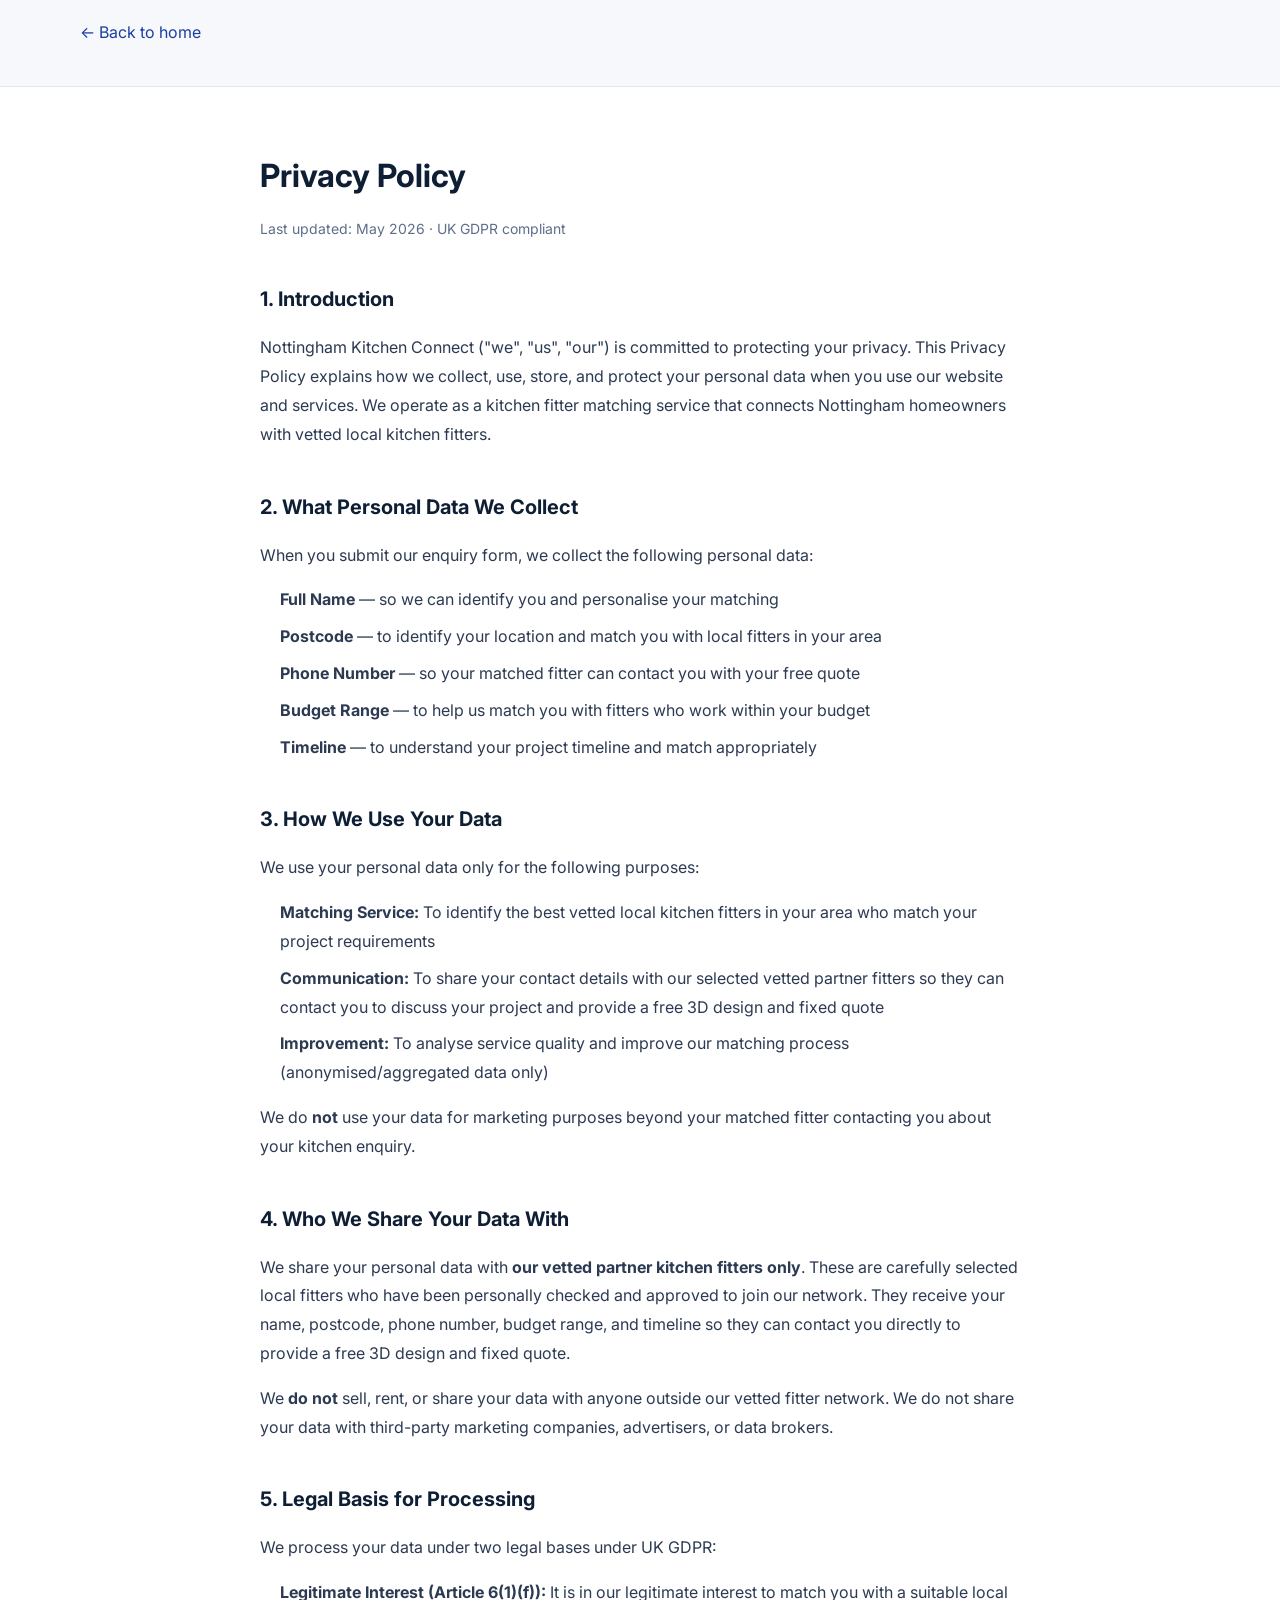
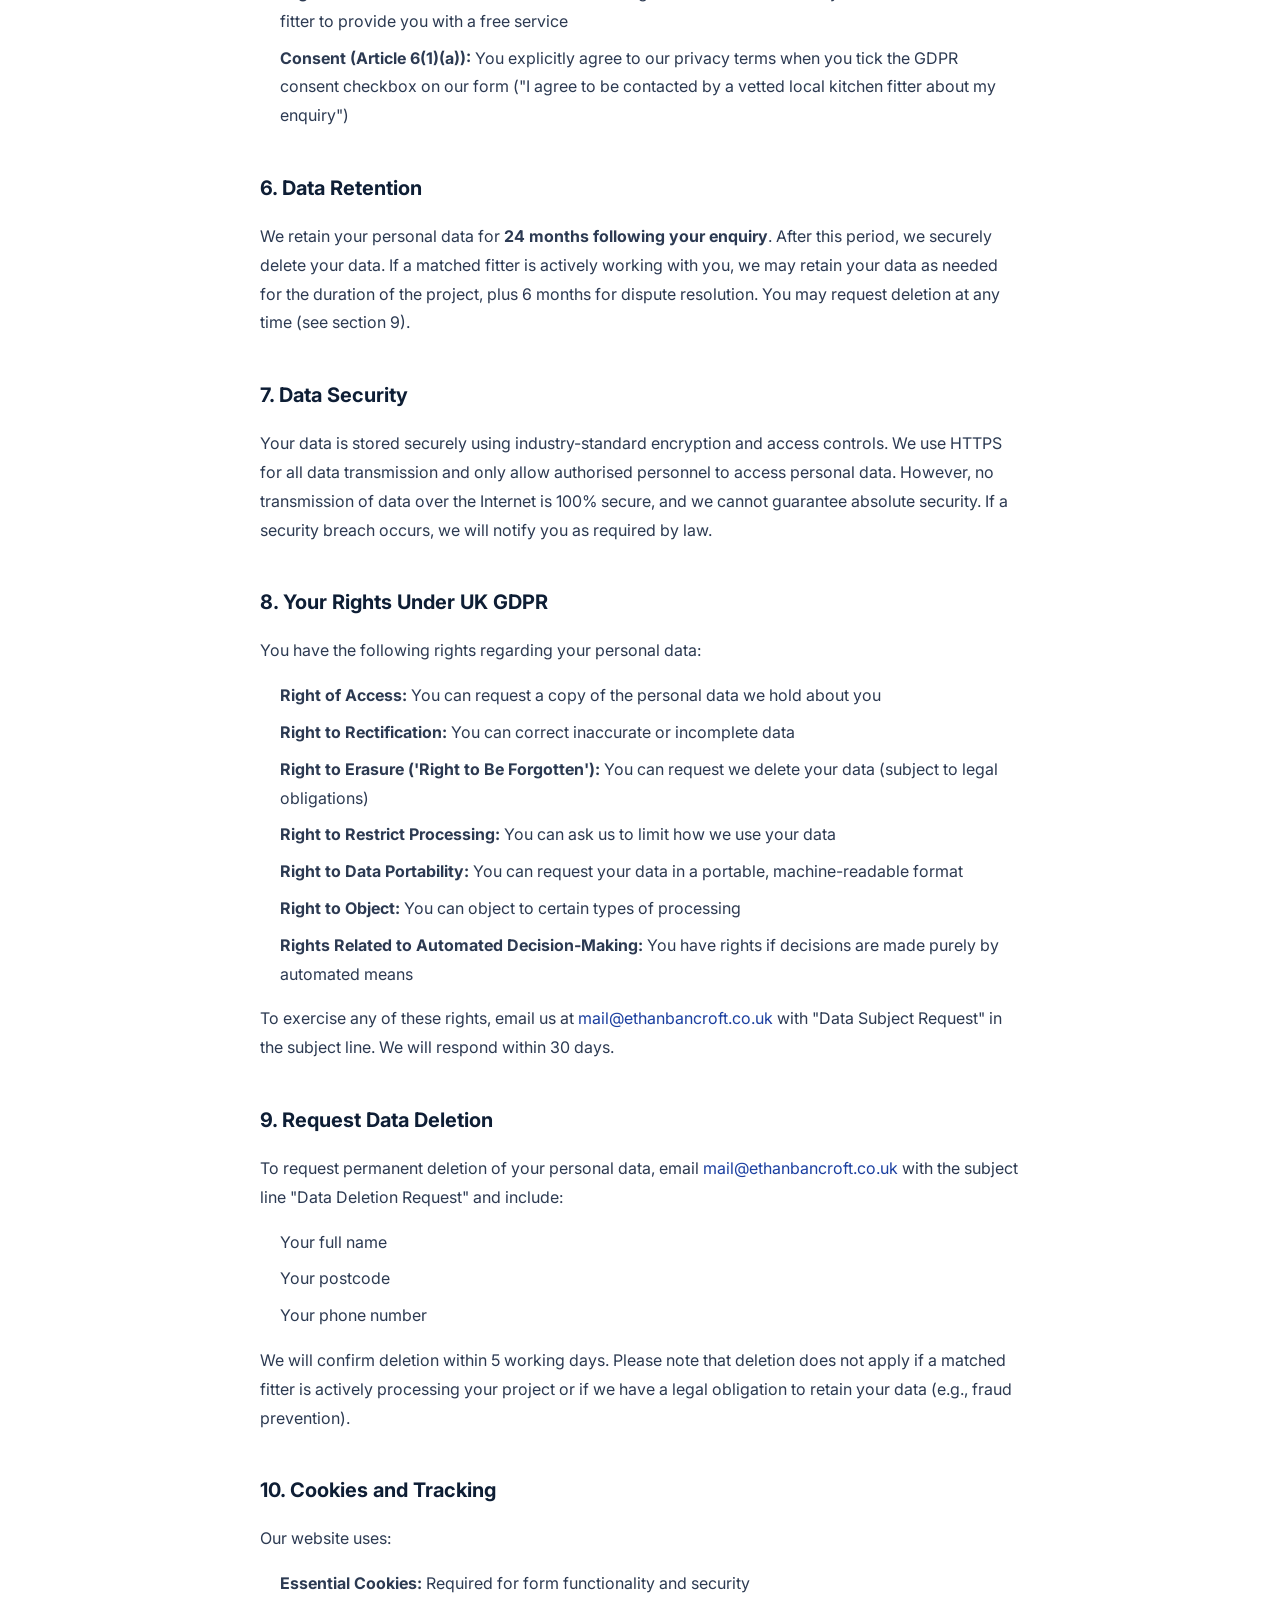
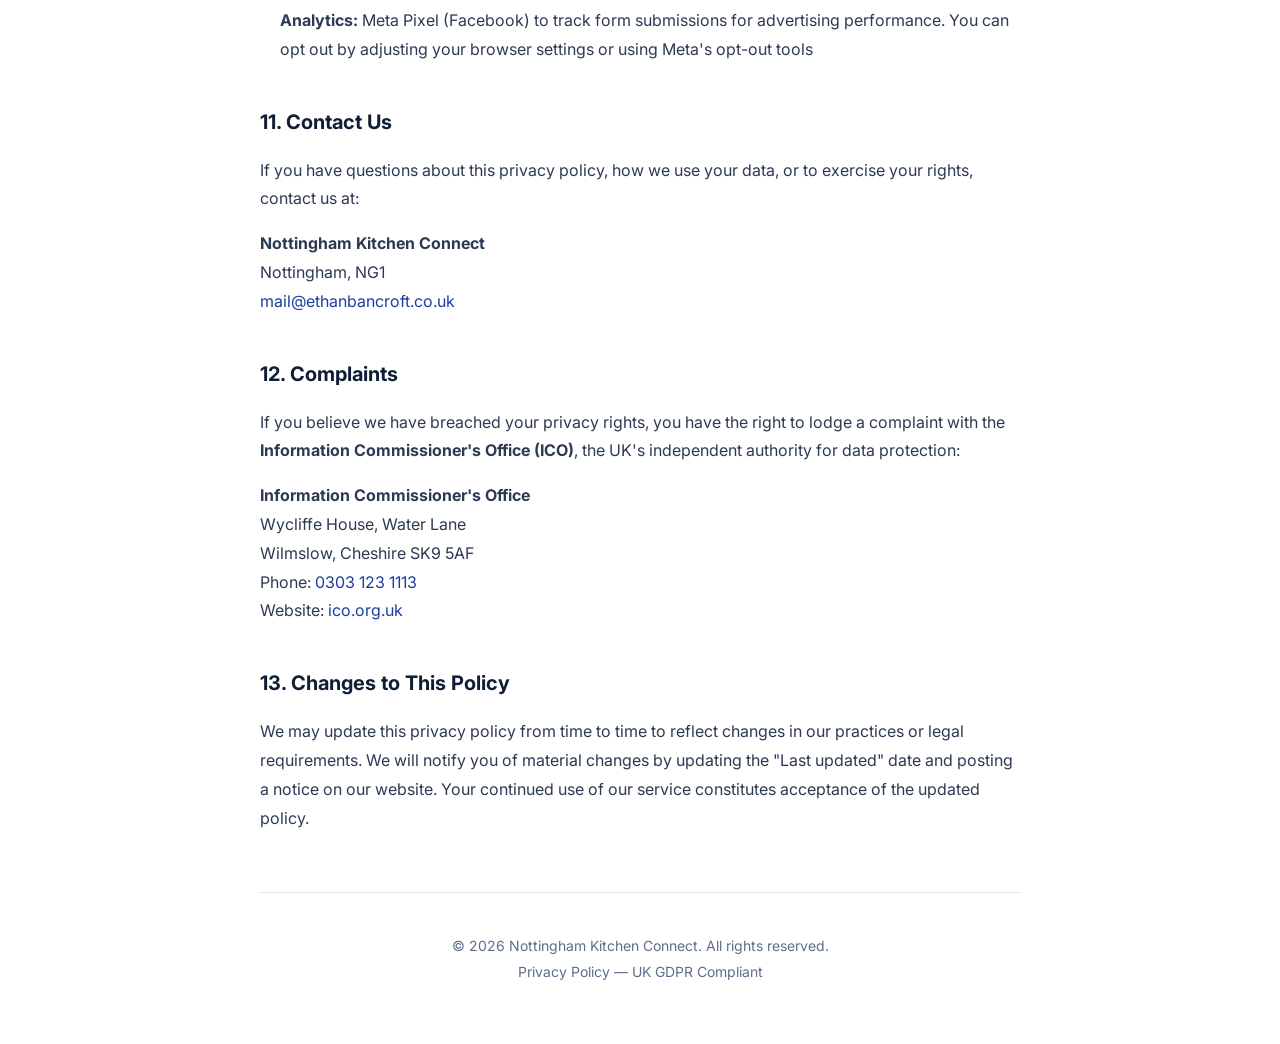
<file: privacy-policy/index.html>
<!doctype html>
<html lang="en">
  <head>
    <meta charset="UTF-8" />
    <meta name="viewport" content="width=device-width, initial-scale=1.0" />
    <title>Privacy Policy | Nottingham Kitchen Connect</title>
    <meta name="description" content="Our privacy policy explains how Nottingham Kitchen Connect collects, uses, and protects your personal data in compliance with UK GDPR." />
    <link rel="canonical" href="https://example.com/privacy-policy" />
    <link rel="preconnect" href="https://fonts.googleapis.com" />
    <link rel="preconnect" href="https://fonts.gstatic.com" crossorigin />
    <link href="https://fonts.googleapis.com/css2?family=Inter:wght@400;500;600;700;800&display=swap" rel="stylesheet" />
    <link rel="stylesheet" href="/style.css" />
    <style>
      .privacy-container {
        max-width: 800px;
        margin: 0 auto;
        padding: 60px 20px;
        font-size: 16px;
        line-height: 1.8;
        color: var(--text-body);
      }
      .privacy-container h1 {
        font-size: 32px;
        font-weight: 700;
        margin-bottom: 12px;
        color: var(--navy);
      }
      .privacy-container .meta {
        font-size: 14px;
        color: var(--text-muted);
        margin-bottom: 40px;
      }
      .privacy-container h2 {
        font-size: 20px;
        font-weight: 700;
        margin-top: 40px;
        margin-bottom: 16px;
        color: var(--navy);
      }
      .privacy-container p {
        margin-bottom: 16px;
      }
      .privacy-container ul, .privacy-container ol {
        margin-left: 20px;
        margin-bottom: 16px;
      }
      .privacy-container li {
        margin-bottom: 8px;
      }
      .privacy-container a {
        color: var(--blue);
        text-decoration: none;
      }
      .privacy-container a:hover {
        text-decoration: underline;
      }
      .privacy-footer {
        margin-top: 60px;
        padding-top: 40px;
        border-top: 1px solid var(--grey-100);
        font-size: 14px;
        color: var(--text-muted);
        text-align: center;
      }
      .back-link {
        display: inline-block;
        margin-bottom: 20px;
        color: var(--blue);
        text-decoration: none;
      }
      .back-link:hover {
        text-decoration: underline;
      }
    </style>
  </head>
  <body>

    <div style="background: var(--off-white); padding: 20px 0; border-bottom: 1px solid var(--grey-100);">
      <div class="container">
        <a class="back-link" href="/">&larr; Back to home</a>
      </div>
    </div>

    <main class="privacy-container" role="main">
      <h1>Privacy Policy</h1>
      <p class="meta">Last updated: May 2026 · UK GDPR compliant</p>

      <h2>1. Introduction</h2>
      <p>Nottingham Kitchen Connect (&quot;we&quot;, &quot;us&quot;, &quot;our&quot;) is committed to protecting your privacy. This Privacy Policy explains how we collect, use, store, and protect your personal data when you use our website and services. We operate as a kitchen fitter matching service that connects Nottingham homeowners with vetted local kitchen fitters.</p>

      <h2>2. What Personal Data We Collect</h2>
      <p>When you submit our enquiry form, we collect the following personal data:</p>
      <ul>
        <li><strong>Full Name</strong> — so we can identify you and personalise your matching</li>
        <li><strong>Postcode</strong> — to identify your location and match you with local fitters in your area</li>
        <li><strong>Phone Number</strong> — so your matched fitter can contact you with your free quote</li>
        <li><strong>Budget Range</strong> — to help us match you with fitters who work within your budget</li>
        <li><strong>Timeline</strong> — to understand your project timeline and match appropriately</li>
      </ul>

      <h2>3. How We Use Your Data</h2>
      <p>We use your personal data only for the following purposes:</p>
      <ul>
        <li><strong>Matching Service:</strong> To identify the best vetted local kitchen fitters in your area who match your project requirements</li>
        <li><strong>Communication:</strong> To share your contact details with our selected vetted partner fitters so they can contact you to discuss your project and provide a free 3D design and fixed quote</li>
        <li><strong>Improvement:</strong> To analyse service quality and improve our matching process (anonymised/aggregated data only)</li>
      </ul>
      <p>We do <strong>not</strong> use your data for marketing purposes beyond your matched fitter contacting you about your kitchen enquiry.</p>

      <h2>4. Who We Share Your Data With</h2>
      <p>We share your personal data with <strong>our vetted partner kitchen fitters only</strong>. These are carefully selected local fitters who have been personally checked and approved to join our network. They receive your name, postcode, phone number, budget range, and timeline so they can contact you directly to provide a free 3D design and fixed quote.</p>
      <p>We <strong>do not</strong> sell, rent, or share your data with anyone outside our vetted fitter network. We do not share your data with third-party marketing companies, advertisers, or data brokers.</p>

      <h2>5. Legal Basis for Processing</h2>
      <p>We process your data under two legal bases under UK GDPR:</p>
      <ul>
        <li><strong>Legitimate Interest (Article 6(1)(f)):</strong> It is in our legitimate interest to match you with a suitable local fitter to provide you with a free service</li>
        <li><strong>Consent (Article 6(1)(a)):</strong> You explicitly agree to our privacy terms when you tick the GDPR consent checkbox on our form (&quot;I agree to be contacted by a vetted local kitchen fitter about my enquiry&quot;)</li>
      </ul>

      <h2>6. Data Retention</h2>
      <p>We retain your personal data for <strong>24 months following your enquiry</strong>. After this period, we securely delete your data. If a matched fitter is actively working with you, we may retain your data as needed for the duration of the project, plus 6 months for dispute resolution. You may request deletion at any time (see section 9).</p>

      <h2>7. Data Security</h2>
      <p>Your data is stored securely using industry-standard encryption and access controls. We use HTTPS for all data transmission and only allow authorised personnel to access personal data. However, no transmission of data over the Internet is 100% secure, and we cannot guarantee absolute security. If a security breach occurs, we will notify you as required by law.</p>

      <h2>8. Your Rights Under UK GDPR</h2>
      <p>You have the following rights regarding your personal data:</p>
      <ul>
        <li><strong>Right of Access:</strong> You can request a copy of the personal data we hold about you</li>
        <li><strong>Right to Rectification:</strong> You can correct inaccurate or incomplete data</li>
        <li><strong>Right to Erasure ('Right to Be Forgotten'):</strong> You can request we delete your data (subject to legal obligations)</li>
        <li><strong>Right to Restrict Processing:</strong> You can ask us to limit how we use your data</li>
        <li><strong>Right to Data Portability:</strong> You can request your data in a portable, machine-readable format</li>
        <li><strong>Right to Object:</strong> You can object to certain types of processing</li>
        <li><strong>Rights Related to Automated Decision-Making:</strong> You have rights if decisions are made purely by automated means</li>
      </ul>
      <p>To exercise any of these rights, email us at <a href="mailto:mail@ethanbancroft.co.uk">mail@ethanbancroft.co.uk</a> with &quot;Data Subject Request&quot; in the subject line. We will respond within 30 days.</p>

      <h2>9. Request Data Deletion</h2>
      <p>To request permanent deletion of your personal data, email <a href="mailto:mail@ethanbancroft.co.uk">mail@ethanbancroft.co.uk</a> with the subject line &quot;Data Deletion Request&quot; and include:</p>
      <ul>
        <li>Your full name</li>
        <li>Your postcode</li>
        <li>Your phone number</li>
      </ul>
      <p>We will confirm deletion within 5 working days. Please note that deletion does not apply if a matched fitter is actively processing your project or if we have a legal obligation to retain your data (e.g., fraud prevention).</p>

      <h2>10. Cookies and Tracking</h2>
      <p>Our website uses:</p>
      <ul>
        <li><strong>Essential Cookies:</strong> Required for form functionality and security</li>
        <li><strong>Analytics:</strong> Meta Pixel (Facebook) to track form submissions for advertising performance. You can opt out by adjusting your browser settings or using Meta's opt-out tools</li>
      </ul>

      <h2>11. Contact Us</h2>
      <p>If you have questions about this privacy policy, how we use your data, or to exercise your rights, contact us at:</p>
      <p>
        <strong>Nottingham Kitchen Connect</strong><br>
        Nottingham, NG1<br>
        <a href="mailto:mail@ethanbancroft.co.uk">mail@ethanbancroft.co.uk</a>
      </p>

      <h2>12. Complaints</h2>
      <p>If you believe we have breached your privacy rights, you have the right to lodge a complaint with the <strong>Information Commissioner's Office (ICO)</strong>, the UK's independent authority for data protection:</p>
      <p>
        <strong>Information Commissioner's Office</strong><br>
        Wycliffe House, Water Lane<br>
        Wilmslow, Cheshire SK9 5AF<br>
        Phone: <a href="tel:+441625545745">0303 123 1113</a><br>
        Website: <a href="https://ico.org.uk" target="_blank" rel="noopener noreferrer">ico.org.uk</a>
      </p>

      <h2>13. Changes to This Policy</h2>
      <p>We may update this privacy policy from time to time to reflect changes in our practices or legal requirements. We will notify you of material changes by updating the &quot;Last updated&quot; date and posting a notice on our website. Your continued use of our service constitutes acceptance of the updated policy.</p>

      <div class="privacy-footer">
        &copy; 2026 Nottingham Kitchen Connect. All rights reserved.<br>
        Privacy Policy — UK GDPR Compliant
      </div>
    </main>

  </body>
</html>
</file>
<file: style.css>
/* ══════════════════════════════════════════════
   DESIGN TOKENS
══════════════════════════════════════════════ */
:root {
  --navy:        #0e1e35;
  --navy-mid:    #142640;
  --navy-light:  #1e3356;
  --blue:        #1B3FA0;
  --blue-light:  #2651c4;
  --accent:      #ff6b35;
  --accent-dark: #e05520;
  --white:       #ffffff;
  --off-white:   #f7f8fc;
  --grey-50:     #f0f2f7;
  --grey-100:    #e2e6ef;
  --grey-300:    #b0bac9;
  --grey-500:    #6b7a96;
  --grey-700:    #3a4560;
  --text-body:   #2c3a52;
  --text-muted:  #5e6e8a;

  --radius-sm:   6px;
  --radius-md:   12px;
  --radius-lg:   18px;
  --radius-xl:   24px;

  --shadow-sm:   0 1px 4px rgba(14,30,53,.06);
  --shadow-md:   0 4px 20px rgba(14,30,53,.10);
  --shadow-lg:   0 12px 40px rgba(14,30,53,.16);

  --transition:  0.22s ease;

  --container:   1200px;
  --font:        'Inter', system-ui, -apple-system, sans-serif;
}

/* ══════════════════════════════════════════════
   RESET & BASE
══════════════════════════════════════════════ */
*, *::before, *::after { box-sizing: border-box; margin: 0; padding: 0; }

html {
  scroll-behavior: smooth;
  -webkit-text-size-adjust: 100%;
}

body {
  font-family: var(--font);
  font-size: 16px;
  line-height: 1.6;
  color: var(--text-body);
  background: var(--white);
  -webkit-font-smoothing: antialiased;
}

img {
  display: block;
  max-width: 100%;
  height: auto;
}

a { color: inherit; text-decoration: none; }

button {
  font-family: var(--font);
  cursor: pointer;
  border: none;
  background: none;
}

ul { list-style: none; }

/* ══════════════════════════════════════════════
   UTILITIES
══════════════════════════════════════════════ */
.container {
  width: 100%;
  max-width: var(--container);
  margin-inline: auto;
  padding-inline: clamp(1.25rem, 5vw, 2.5rem);
}

.section-eyebrow {
  display: inline-block;
  font-size: 0.75rem;
  font-weight: 700;
  letter-spacing: 0.12em;
  text-transform: uppercase;
  color: var(--blue);
  margin-bottom: 0.75rem;
}

.section-eyebrow--light { color: rgba(255,255,255,.65); }

.section-title {
  font-size: clamp(1.75rem, 4vw, 2.5rem);
  font-weight: 800;
  line-height: 1.18;
  color: var(--navy);
  margin-bottom: 0.75rem;
  letter-spacing: -0.02em;
}

.section-subtitle {
  font-size: 1.0625rem;
  color: var(--text-muted);
  max-width: 540px;
  line-height: 1.65;
}

/* ══════════════════════════════════════════════
   BUTTONS
══════════════════════════════════════════════ */
.btn {
  display: inline-flex;
  align-items: center;
  justify-content: center;
  gap: 0.5rem;
  padding: 0.875rem 2rem;
  border-radius: var(--radius-md);
  font-size: 1.0625rem;
  font-weight: 700;
  letter-spacing: 0.01em;
  transition: transform var(--transition), box-shadow var(--transition), background var(--transition);
  white-space: nowrap;
  position: relative;
  overflow: hidden;
}

.btn--cta {
  background: var(--accent);
  color: var(--white);
  box-shadow: 0 4px 20px rgba(255,107,53,.35);
}

.btn--cta:hover {
  background: var(--accent-dark);
  transform: translateY(-2px);
  box-shadow: 0 8px 28px rgba(255,107,53,.45);
}

.btn--cta:active { transform: translateY(0); }

.btn--full { width: 100%; }

/* ══════════════════════════════════════════════
   FORMS
══════════════════════════════════════════════ */
.form-card {
  background: var(--white);
  border-radius: var(--radius-xl);
  padding: clamp(1.5rem, 4vw, 2.25rem);
  box-shadow: var(--shadow-lg);
  width: 100%;
}

.form-card--light {
  background: var(--white);
  box-shadow: 0 16px 48px rgba(14,30,53,.18);
}

.form-card__label {
  font-size: 0.875rem;
  font-weight: 600;
  color: var(--text-muted);
  margin-bottom: 1.25rem;
  text-align: center;
}

.lead-form {
  display: flex;
  flex-direction: column;
  gap: 0.875rem;
}

.form-field {
  display: flex;
  flex-direction: column;
  gap: 0.35rem;
}

.form-field label {
  font-size: 0.8125rem;
  font-weight: 600;
  color: var(--grey-700);
  letter-spacing: 0.01em;
}

.form-field input,
.form-field select {
  padding: 0.75rem 1rem;
  border: 1.5px solid var(--grey-100);
  border-radius: var(--radius-sm);
  font-family: var(--font);
  font-size: 0.9375rem;
  color: var(--text-body);
  background: var(--off-white);
  transition: border-color var(--transition), box-shadow var(--transition);
  -webkit-appearance: none;
  appearance: none;
}

.form-field select {
  background-image: url("data:image/svg+xml,%3Csvg xmlns='http://www.w3.org/2000/svg' width='16' height='16' viewBox='0 0 16 16' fill='none'%3E%3Cpath d='M4 6l4 4 4-4' stroke='%236b7a96' stroke-width='1.5' stroke-linecap='round' stroke-linejoin='round'/%3E%3C/svg%3E");
  background-repeat: no-repeat;
  background-position: right 0.875rem center;
  padding-right: 2.5rem;
  cursor: pointer;
}

.form-field input:focus,
.form-field select:focus {
  outline: none;
  border-color: var(--blue);
  box-shadow: 0 0 0 3px rgba(27,63,160,.12);
  background: var(--white);
}

.form-field input.invalid,
.form-field select.invalid,
.form-consent input.invalid {
  border-color: #e53e3e;
  box-shadow: 0 0 0 3px rgba(229,62,62,.1);
}

.form-consent {
  display: grid;
  grid-template-columns: auto 1fr;
  gap: 0.6rem;
  align-items: start;
  font-size: 0.78rem;
  line-height: 1.45;
  color: var(--text-muted);
}

.form-consent input {
  width: 18px;
  height: 18px;
  margin-top: 0.1rem;
  accent-color: var(--blue);
}

.form-consent label { cursor: pointer; }

.form-consent a {
  color: var(--blue);
  text-decoration: underline;
  text-underline-offset: 2px;
}

.form-trust {
  text-align: center;
  font-size: 0.8rem;
  color: var(--text-muted);
  font-weight: 500;
  margin-top: 0.25rem;
  letter-spacing: 0.01em;
}

.form-success {
  text-align: center;
  padding: 2rem 1rem;
}

.form-success__icon {
  width: 64px;
  height: 64px;
  border-radius: 50%;
  background: #dcfce7;
  color: #16a34a;
  font-size: 1.75rem;
  display: flex;
  align-items: center;
  justify-content: center;
  margin: 0 auto 1.25rem;
  font-weight: 700;
}

.form-success h3 {
  font-size: 1.375rem;
  font-weight: 800;
  color: var(--navy);
  margin-bottom: 0.5rem;
}

.form-success p {
  color: var(--text-muted);
  font-size: 0.9375rem;
}

/* ══════════════════════════════════════════════
   HERO
══════════════════════════════════════════════ */
.hero {
  position: relative;
  background: var(--navy);
  min-height: 100svh;
  display: flex;
  align-items: center;
  padding-block: clamp(4rem, 10vw, 6rem);
  overflow: hidden;
}

.hero::before {
  content: '';
  position: absolute;
  inset: 0;
  background:
    radial-gradient(ellipse 80% 60% at 70% 40%, rgba(27,63,160,.35) 0%, transparent 65%),
    radial-gradient(ellipse 50% 50% at 10% 80%, rgba(255,107,53,.12) 0%, transparent 60%);
  pointer-events: none;
}

.hero__bg-overlay {
  position: absolute;
  inset: 0;
  background-image: image-set(
    url("https://images.pexels.com/photos/1080721/pexels-photo-1080721.jpeg?auto=compress&cs=tinysrgb&w=1400&fm=webp") type("image/webp"),
    url("https://images.pexels.com/photos/1080721/pexels-photo-1080721.jpeg?auto=compress&cs=tinysrgb&w=1400") type("image/jpeg")
  );
  background-size: cover;
  background-position: center;
  opacity: 0.08;
  pointer-events: none;
}

.hero__inner {
  position: relative;
  z-index: 1;
  display: grid;
  grid-template-columns: 1fr;
  gap: clamp(2rem, 5vw, 3.5rem);
  align-items: start;
  min-width: 0;
}

.hero__topbar {
  position: absolute;
  top: 1.25rem;
  left: 50%;
  z-index: 2;
  transform: translateX(-50%);
  display: flex;
  align-items: center;
  justify-content: space-between;
  gap: 1rem;
}

.hero__brand {
  font-size: 0.9rem;
  font-weight: 800;
  color: var(--white);
  letter-spacing: -0.01em;
}

.hero__phone,
.footer__phone {
  font-size: 0.875rem;
  font-weight: 700;
  color: var(--white);
  text-decoration: underline;
  text-underline-offset: 3px;
}

@media (min-width: 900px) {
  .hero__inner {
    grid-template-columns: 1fr 420px;
    align-items: center;
  }
}

@media (min-width: 1080px) {
  .hero__inner { grid-template-columns: 1fr 480px; }
}

.hero__eyebrow {
  display: inline-flex;
  align-items: center;
  gap: 0.5rem;
  font-size: 0.8125rem;
  font-weight: 600;
  letter-spacing: 0.1em;
  text-transform: uppercase;
  color: var(--accent);
  margin-bottom: 1.25rem;
}

.hero__eyebrow::before {
  content: '';
  display: inline-block;
  width: 24px;
  height: 2px;
  background: var(--accent);
  border-radius: 2px;
}

.hero__headline {
  font-size: clamp(2rem, 5.5vw, 3.5rem);
  font-weight: 900;
  line-height: 1.1;
  letter-spacing: -0.025em;
  color: var(--white);
  margin-bottom: 1.25rem;
  overflow-wrap: anywhere;
}

.hero__subhead {
  font-size: clamp(1rem, 2vw, 1.125rem);
  color: rgba(255,255,255,.75);
  line-height: 1.7;
  max-width: 520px;
  margin-bottom: 2rem;
}

.hero__form-wrap {
  width: 100%;
  min-width: 0;
}

/* ══════════════════════════════════════════════
   HOW IT WORKS
══════════════════════════════════════════════ */
.how {
  padding-block: clamp(4rem, 8vw, 6.5rem);
  background: var(--off-white);
  text-align: center;
}

.how .section-subtitle { margin-inline: auto; }

.steps {
  display: flex;
  flex-direction: column;
  gap: 0;
  margin-top: clamp(2.5rem, 5vw, 3.5rem);
  align-items: center;
}

@media (min-width: 720px) {
  .steps {
    flex-direction: row;
    align-items: flex-start;
    justify-content: center;
    gap: 0;
  }
}

.step {
  flex: 1;
  max-width: 300px;
  display: flex;
  flex-direction: column;
  align-items: center;
  text-align: center;
  padding: 0 1rem;
}

.step__num {
  font-size: 0.75rem;
  font-weight: 800;
  letter-spacing: 0.1em;
  color: var(--blue);
  margin-bottom: 0.75rem;
}

.step__icon {
  width: 72px;
  height: 72px;
  border-radius: 50%;
  background: var(--white);
  box-shadow: var(--shadow-md);
  display: flex;
  align-items: center;
  justify-content: center;
  color: var(--navy-light);
  margin-bottom: 1.25rem;
  transition: transform var(--transition), box-shadow var(--transition);
}

.step:hover .step__icon {
  transform: translateY(-4px);
  box-shadow: var(--shadow-lg);
}

.step h3 {
  font-size: 1.0625rem;
  font-weight: 700;
  color: var(--navy);
  margin-bottom: 0.625rem;
  letter-spacing: -0.01em;
}

.step p {
  font-size: 0.9375rem;
  color: var(--text-muted);
  line-height: 1.65;
}

.step__connector {
  display: none;
}

@media (min-width: 720px) {
  .step__connector {
    display: block;
    flex: 0 0 60px;
    height: 2px;
    background: linear-gradient(90deg, var(--grey-100), var(--blue-light), var(--grey-100));
    margin-top: 36px;
    opacity: 0.4;
    position: relative;
  }

  .step__connector::after {
    content: '';
    position: absolute;
    right: -5px;
    top: 50%;
    transform: translateY(-50%);
    width: 8px;
    height: 8px;
    border-right: 2px solid var(--blue-light);
    border-top: 2px solid var(--blue-light);
    rotate: 45deg;
    opacity: 0.5;
  }
}

/* ══════════════════════════════════════════════
   GALLERY
══════════════════════════════════════════════ */
.gallery {
  padding-block: clamp(4rem, 8vw, 6.5rem);
  background: var(--white);
}

.gallery__grid {
  display: grid;
  grid-template-columns: 1fr;
  gap: 2rem;
  margin-top: clamp(2rem, 4vw, 3rem);
}

@media (min-width: 640px) {
  .gallery__grid { grid-template-columns: repeat(2, 1fr); }
}

.gallery__item {
  border-radius: var(--radius-lg);
  overflow: hidden;
  box-shadow: var(--shadow-md);
  transition: transform var(--transition), box-shadow var(--transition);
}

.gallery__item:hover {
  transform: translateY(-4px);
  box-shadow: var(--shadow-lg);
}

.gallery__pair {
  display: grid;
  grid-template-columns: 1fr;
}

.gallery__img-wrap {
  position: relative;
  overflow: hidden;
  aspect-ratio: 4/3;
}

.gallery__img-wrap img {
  width: 100%;
  height: 100%;
  object-fit: cover;
  transition: transform 0.5s ease;
}

.gallery__img-wrap picture {
  display: block;
  width: 100%;
  height: 100%;
}

.gallery__item:hover .gallery__img-wrap img { transform: scale(1.04); }

.gallery__img-wrap--after { display: none; }

.gallery__badge {
  position: absolute;
  bottom: 0.5rem;
  left: 0.5rem;
  font-size: 0.6875rem;
  font-weight: 700;
  letter-spacing: 0.08em;
  text-transform: uppercase;
  padding: 0.2rem 0.55rem;
  border-radius: var(--radius-sm);
}

.gallery__badge--before {
  background: rgba(0,0,0,.55);
  color: rgba(255,255,255,.8);
}

.gallery__badge--after {
  background: var(--accent);
  color: var(--white);
}

.gallery__caption {
  padding: 0.875rem 1.125rem;
  font-size: 0.875rem;
  font-weight: 500;
  color: var(--text-muted);
  background: var(--off-white);
  border-top: 1px solid var(--grey-100);
}

/* ══════════════════════════════════════════════
   BENEFITS
══════════════════════════════════════════════ */
.benefits {
  padding-block: clamp(4rem, 8vw, 6.5rem);
  background: var(--navy);
  position: relative;
  overflow: hidden;
}

.benefits::before {
  content: '';
  position: absolute;
  inset: 0;
  background: radial-gradient(ellipse 70% 80% at 100% 50%, rgba(27,63,160,.3) 0%, transparent 60%);
  pointer-events: none;
}

.benefits > .container { position: relative; z-index: 1; }

.benefits .section-title { color: var(--white); }
.benefits .section-subtitle { color: rgba(255,255,255,.6); }
.benefits .section-eyebrow { color: var(--accent); }

.benefits__grid {
  display: grid;
  grid-template-columns: 1fr;
  gap: 1.25rem;
  margin-top: clamp(2rem, 4vw, 3rem);
}

@media (min-width: 640px) {
  .benefits__grid { grid-template-columns: repeat(2, 1fr); }
}

@media (min-width: 960px) {
  .benefits__grid { grid-template-columns: repeat(4, 1fr); }
}

.benefit-card {
  background: rgba(255,255,255,.05);
  border: 1px solid rgba(255,255,255,.08);
  border-radius: var(--radius-lg);
  padding: 1.75rem 1.5rem;
  transition: background var(--transition), transform var(--transition), border-color var(--transition);
}

.benefit-card:hover {
  background: rgba(255,255,255,.09);
  border-color: rgba(255,107,53,.3);
  transform: translateY(-3px);
}

.benefit-card__icon {
  width: 52px;
  height: 52px;
  border-radius: var(--radius-md);
  background: rgba(255,107,53,.15);
  color: var(--accent);
  display: flex;
  align-items: center;
  justify-content: center;
  margin-bottom: 1.25rem;
  transition: background var(--transition);
}

.benefit-card:hover .benefit-card__icon {
  background: rgba(255,107,53,.25);
}

.benefit-card h3 {
  font-size: 1rem;
  font-weight: 700;
  color: var(--white);
  margin-bottom: 0.625rem;
  letter-spacing: -0.01em;
}

.benefit-card p {
  font-size: 0.9rem;
  color: rgba(255,255,255,.6);
  line-height: 1.7;
}

/* ══════════════════════════════════════════════
   TESTIMONIALS
══════════════════════════════════════════════ */
.testimonials {
  padding-block: clamp(4rem, 8vw, 6.5rem);
  background: var(--off-white);
  text-align: center;
}

.testimonials .section-subtitle { margin-inline: auto; }

.testimonials__grid {
  display: grid;
  grid-template-columns: 1fr;
  gap: 1.25rem;
  margin-top: clamp(2rem, 4vw, 3rem);
  text-align: left;
}

@media (min-width: 720px) {
  .testimonials__grid { grid-template-columns: repeat(3, 1fr); }
}

.testimonial-card {
  background: var(--white);
  border-radius: var(--radius-lg);
  padding: 1.875rem 1.625rem;
  box-shadow: var(--shadow-sm);
  border: 1px solid var(--grey-100);
  display: flex;
  flex-direction: column;
  gap: 1rem;
  transition: transform var(--transition), box-shadow var(--transition);
}

.testimonial-card:hover {
  transform: translateY(-4px);
  box-shadow: var(--shadow-md);
}

.testimonial-card__stars {
  color: #f59e0b;
  font-size: 1.0625rem;
  letter-spacing: 0.05em;
}

.testimonial-card blockquote {
  flex: 1;
}

.testimonial-card blockquote p {
  font-size: 0.9375rem;
  color: var(--text-body);
  line-height: 1.75;
  font-style: italic;
}

.testimonial-card footer {
  display: flex;
  align-items: center;
  gap: 0.875rem;
  padding-top: 1rem;
  border-top: 1px solid var(--grey-100);
}

.testimonial-card__avatar {
  width: 42px;
  height: 42px;
  border-radius: 50%;
  background: linear-gradient(135deg, var(--blue), var(--blue-light));
  color: var(--white);
  font-weight: 700;
  font-size: 1rem;
  display: flex;
  align-items: center;
  justify-content: center;
  flex-shrink: 0;
}

.testimonial-card footer strong {
  display: block;
  font-size: 0.9rem;
  font-weight: 700;
  color: var(--navy);
}

.testimonial-card footer span {
  font-size: 0.8125rem;
  color: var(--text-muted);
}

/* ══════════════════════════════════════════════
   FAQ
══════════════════════════════════════════════ */
.faq {
  padding-block: clamp(4rem, 8vw, 6.5rem);
  background: var(--white);
}

.faq .section-title { text-align: center; }
.faq .section-eyebrow { display: block; text-align: center; }

.faq__list {
  max-width: 760px;
  margin: clamp(2rem, 4vw, 3rem) auto 0;
  display: flex;
  flex-direction: column;
  gap: 0.75rem;
}

.faq-item {
  border: 1.5px solid var(--grey-100);
  border-radius: var(--radius-md);
  overflow: hidden;
  transition: border-color var(--transition), box-shadow var(--transition);
}

.faq-item:has(.faq-item__question[aria-expanded="true"]) {
  border-color: var(--blue);
  box-shadow: 0 0 0 3px rgba(27,63,160,.08);
}

.faq-item__question {
  width: 100%;
  display: flex;
  align-items: center;
  justify-content: space-between;
  gap: 1rem;
  padding: 1.125rem 1.375rem;
  text-align: left;
  font-size: 0.9688rem;
  font-weight: 600;
  color: var(--navy);
  background: var(--white);
  transition: background var(--transition), color var(--transition);
}

.faq-item__question:hover { background: var(--off-white); }

.faq-item__question[aria-expanded="true"] {
  color: var(--blue);
  background: rgba(27,63,160,.04);
}

.faq-item__icon {
  flex-shrink: 0;
  color: var(--grey-300);
  transition: transform var(--transition), color var(--transition);
}

.faq-item__question[aria-expanded="true"] .faq-item__icon {
  transform: rotate(180deg);
  color: var(--blue);
}

.faq-item__answer {
  max-height: 0;
  overflow: hidden;
  transition: max-height 0.38s cubic-bezier(0.4, 0, 0.2, 1);
}

.faq-item__answer p {
  padding: 0 1.375rem 1.25rem;
  font-size: 0.9375rem;
  color: var(--text-muted);
  line-height: 1.75;
}

/* ══════════════════════════════════════════════
   CTA FORM (REPEAT)
══════════════════════════════════════════════ */
.cta-form {
  padding-block: clamp(4rem, 8vw, 6.5rem);
  background: var(--navy-mid);
  position: relative;
  overflow: hidden;
}

.cta-form::before {
  content: '';
  position: absolute;
  inset: 0;
  background: radial-gradient(ellipse 60% 70% at 30% 50%, rgba(27,63,160,.25) 0%, transparent 60%);
  pointer-events: none;
}

.cta-form__inner {
  position: relative;
  z-index: 1;
  display: grid;
  grid-template-columns: 1fr;
  gap: clamp(2.5rem, 5vw, 4rem);
  align-items: center;
}

@media (min-width: 900px) {
  .cta-form__inner { grid-template-columns: 1fr 420px; }
}

.cta-form__title {
  font-size: clamp(1.875rem, 4.5vw, 2.75rem);
  font-weight: 900;
  color: var(--white);
  letter-spacing: -0.025em;
  line-height: 1.12;
  margin-bottom: 1rem;
}

.cta-form__sub {
  font-size: 1.0625rem;
  color: rgba(255,255,255,.65);
  line-height: 1.65;
  margin-bottom: 1.75rem;
}

.cta-form__checks {
  display: flex;
  flex-direction: column;
  gap: 0.6rem;
}

.cta-form__checks li {
  font-size: 0.9375rem;
  font-weight: 500;
  color: rgba(255,255,255,.8);
  display: flex;
  align-items: center;
  gap: 0.75rem;
}

.cta-form__checks li::before {
  content: '';
  display: inline-block;
  width: 18px;
  height: 18px;
  border-radius: 50%;
  background: rgba(255,107,53,.2);
  border: 1.5px solid rgba(255,107,53,.5);
  flex-shrink: 0;
}

/* ══════════════════════════════════════════════
   FOOTER
══════════════════════════════════════════════ */
.footer {
  background: var(--navy);
  border-top: 1px solid rgba(255,255,255,.06);
  padding-block: 2rem;
}

.footer__inner {
  display: flex;
  flex-direction: column;
  align-items: center;
  gap: 0.5rem;
  text-align: center;
}

.footer__brand {
  font-weight: 800;
  font-size: 1rem;
  color: var(--white);
  letter-spacing: -0.01em;
}

.footer__copy {
  font-size: 0.8125rem;
  color: rgba(255,255,255,.4);
}

.footer__address {
  font-size: 0.8125rem;
  color: rgba(255,255,255,.55);
}

.footer__link {
  color: rgba(255,255,255,.55);
  text-decoration: underline;
  text-underline-offset: 3px;
  transition: color var(--transition);
}

.footer__link:hover { color: var(--white); }

/* Privacy policy */
.privacy-page {
  min-height: 100svh;
  background: var(--off-white);
  padding-block: clamp(3rem, 8vw, 5rem);
}

.privacy-page__inner { max-width: 820px; }

.privacy-page__back {
  display: inline-block;
  color: var(--blue);
  font-weight: 700;
  font-size: 0.9rem;
  margin-bottom: 2rem;
  text-decoration: underline;
  text-underline-offset: 3px;
}

.privacy-page h1 {
  font-size: clamp(2rem, 5vw, 3rem);
  line-height: 1.1;
  color: var(--navy);
  margin-bottom: 1rem;
}

.privacy-page h2 {
  font-size: 1.2rem;
  color: var(--navy);
  margin-top: 2rem;
  margin-bottom: 0.5rem;
}

.privacy-page p {
  color: var(--text-body);
  margin-bottom: 1rem;
}

.privacy-page a {
  color: var(--blue);
  text-decoration: underline;
  text-underline-offset: 3px;
}

/* ══════════════════════════════════════════════
   SCROLL REVEAL ANIMATIONS
══════════════════════════════════════════════ */
.reveal {
  opacity: 0;
  transform: translateY(24px);
  transition: opacity 0.6s ease, transform 0.6s ease;
}

.reveal.visible {
  opacity: 1;
  transform: none;
}

.reveal--delay-1 { transition-delay: 0.1s; }
.reveal--delay-2 { transition-delay: 0.2s; }
.reveal--delay-3 { transition-delay: 0.3s; }
.reveal--delay-4 { transition-delay: 0.4s; }

/* ══════════════════════════════════════════════
   LOADING STATE
══════════════════════════════════════════════ */
.btn--loading {
  pointer-events: none;
  opacity: 0.75;
}

.btn--loading::after {
  content: '';
  width: 16px;
  height: 16px;
  border: 2px solid rgba(255,255,255,.4);
  border-top-color: white;
  border-radius: 50%;
  animation: spin 0.7s linear infinite;
  margin-left: 0.5rem;
}

@keyframes spin { to { transform: rotate(360deg); } }

/* ══════════════════════════════════════════════
   RESPONSIVE TWEAKS
══════════════════════════════════════════════ */
@media (max-width: 639px) {
  .hero {
    padding-top: 5.5rem;
  }

  .hero__topbar {
    flex-wrap: wrap;
    align-items: flex-start;
  }

  .hero__brand,
  .hero__phone {
    font-size: 0.8125rem;
  }

  .hero__headline {
    font-size: 2rem;
  }

  .form-card {
    min-width: 0;
  }

  .form-card__label,
  .form-consent label,
  .form-trust {
    overflow-wrap: anywhere;
  }

  .btn {
    white-space: normal;
    min-height: 52px;
  }

  .step { max-width: 100%; padding: 1.5rem 0; }
}

@media (max-width: 520px) {
  .hero__inner,
  .hero__content,
  .cta-form__inner {
    max-width: 100%;
    min-width: 0;
  }

  .hero__headline,
  .hero__subhead,
  .hero__eyebrow {
    max-width: min(335px, calc(100vw - 2.5rem));
  }

  .hero__topbar,
  .hero__form-wrap,
  .form-card {
    max-width: min(335px, calc(100vw - 2.5rem));
  }

  .hero__phone {
    margin-left: auto;
  }
}
</file>
